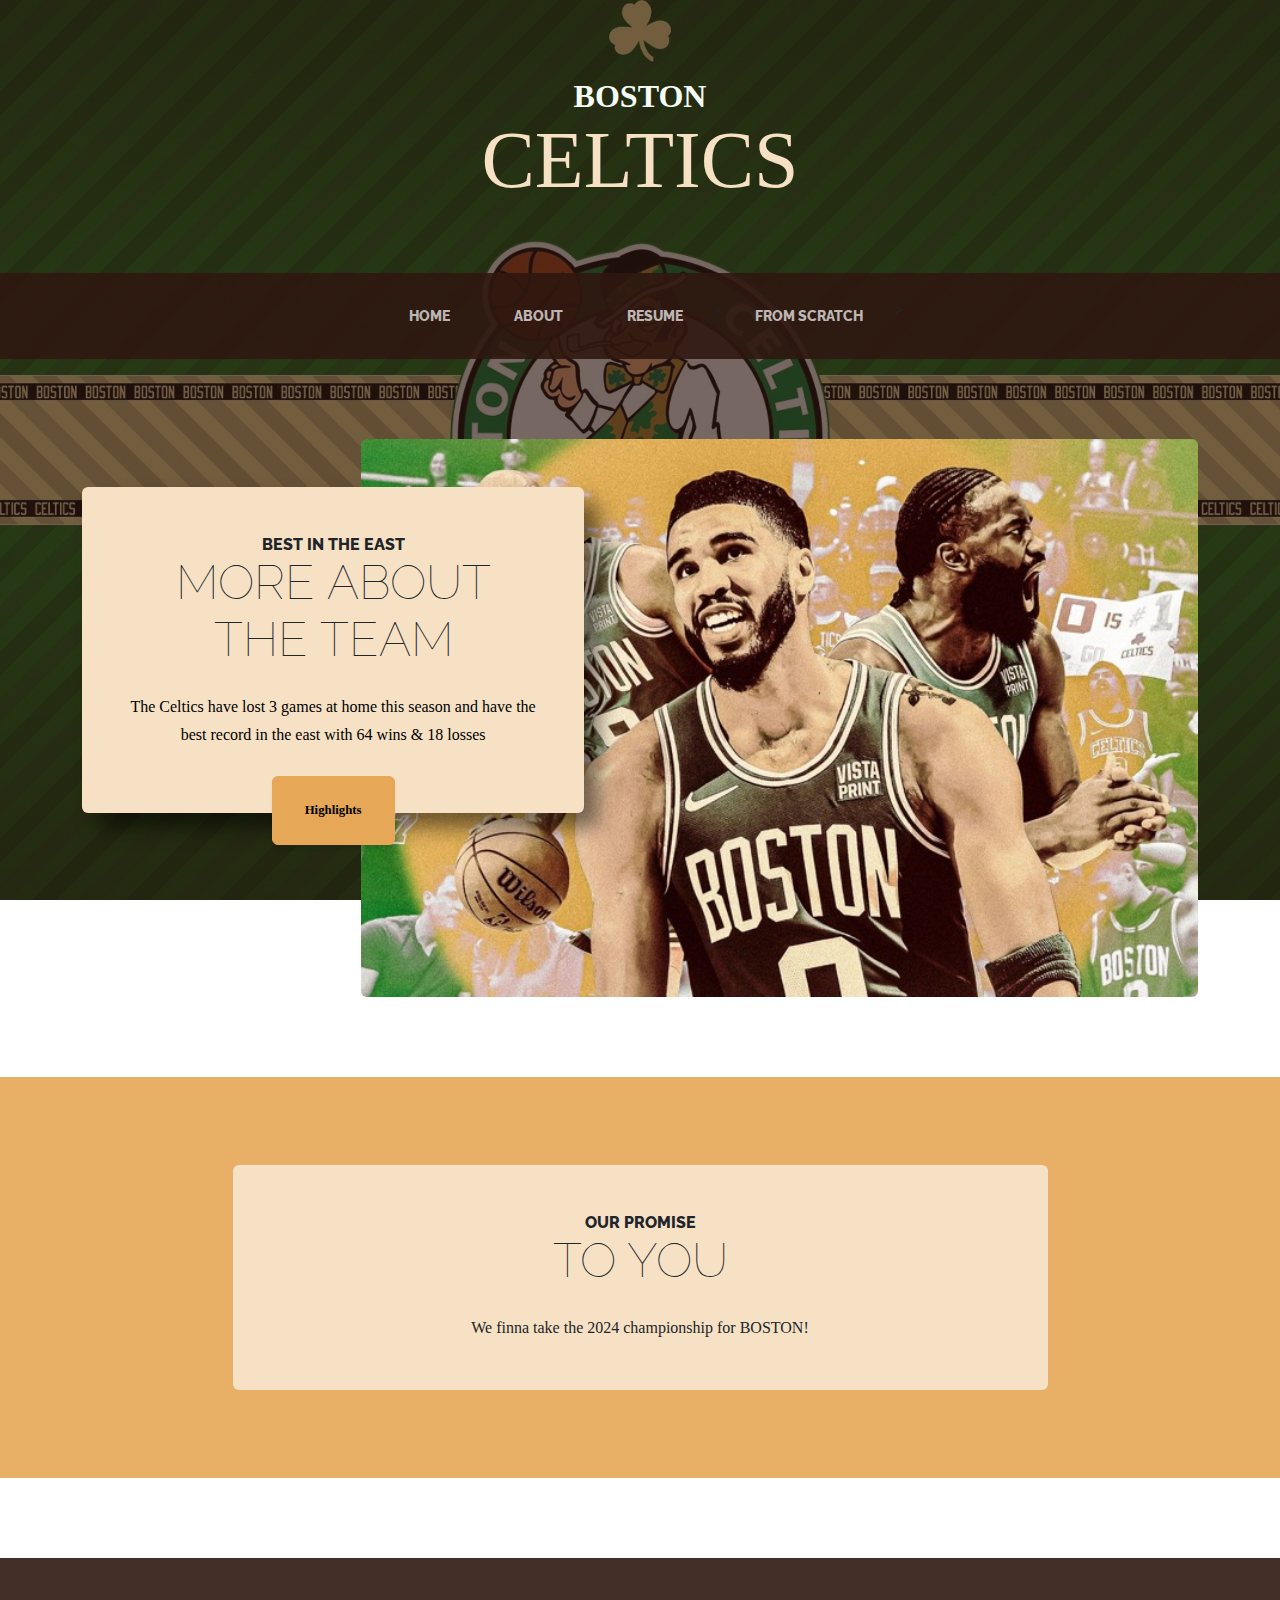
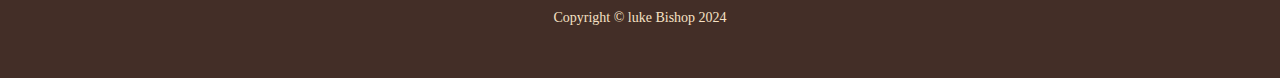
<file: index.html>
<!DOCTYPE html>
<html lang="en">
    <head>
        <meta charset="utf-8" />
        <meta name="viewport" content="width=device-width, initial-scale=1, shrink-to-fit=no" />
        <meta name="description" content="" />
        <meta name="author" content="" />
        <title> Luke Bishop website</title>
        <link rel="icon" type="image/x-icon" href="assets/favicon.ico" />
        <!-- Google fonts-->
        <link href="https://fonts.googleapis.com/css?family=Raleway:100,100i,200,200i,300,300i,400,400i,500,500i,600,600i,700,700i,800,800i,900,900i" rel="stylesheet" />
        <link href="https://fonts.googleapis.com/css?family=Lora:400,400i,700,700i" rel="stylesheet" />
        <!-- Core theme CSS (includes Bootstrap)-->
        <link href="css/styles.css" rel="stylesheet" />
        <link rel="stylesheet" href="css/mystyles.css">
    </head>
    <body>
        <header>
            <h1 class="site-heading text-center text-faded d-none d-lg-block">
                <span class="site-heading-upper text-primary mb-3">BOSTON</span>
                <span class="site-heading-lower">CELTICS</span>
            </h1>
        </header>
        <!-- Navigation-->
        <nav class="navbar navbar-expand-lg navbar-dark py-lg-4" id="mainNav">
            <div class="container">
                <a class="navbar-brand text-uppercase fw-bold d-lg-none" href="index.html">Start Bootstrap</a>
                <button class="navbar-toggler" type="button" data-bs-toggle="collapse" data-bs-target="#navbarSupportedContent" aria-controls="navbarSupportedContent" aria-expanded="false" aria-label="Toggle navigation"><span class="navbar-toggler-icon"></span></button>
                <div class="collapse navbar-collapse" id="navbarSupportedContent">
                    <ul class="navbar-nav mx-auto">
                        <li class="nav-item px-lg-4"><a class="nav-link text-uppercase" href="index.html">Home</a></li>
                        <li class="nav-item px-lg-4"><a class="nav-link text-uppercase" href="about.html">About</a></li>
                        <li class="nav-item px-lg-4"><a class="nav-link text-uppercase" href="products.html">Resume</a></li>
                        < <li class="nav-item px-lg-4"><a class="nav-link text-uppercase" href="Wellness Project/index.html.real.html">from scratch</a></li>>
                    </ul>
                </div>
            </div>
        </nav>
        <section class="page-section clearfix">
            <div class="container">
                <div class="intro">
                    <img class="intro-img img-fluid mb-3 mb-lg-0 rounded" src="assets/img/intro.jpg" alt="..." />
                    <div class="intro-text left-0 text-center bg-faded p-5 rounded">
                        <h2 class="section-heading mb-4">
                            <span class="section-heading-upper">BEST IN THE EAST</span>
                            <span class="section-heading-lower">more about the team</span>
                        </h2>
                        <p class="mb-3 notyellow">The Celtics have lost 3 games at home this season and have the best record in the east with 64 wins & 18 losses</p>
                        <div class="intro-button mx-auto"><a class="btn btn-primary btn-xl" href="#!">Highlights</a></div>
                    </div>
                </div>
            </div>
        </section>
        <section class="page-section cta">
            <div class="container">
                <div class="row">
                    <div class="col-xl-9 mx-auto">
                        <div class="cta-inner bg-faded text-center rounded">
                            <h2 class="section-heading mb-4">
                                <span class="section-heading-upper">Our Promise</span>
                                <span class="section-heading-lower">To You</span>
                            </h2>
                            <p class="mb-0">We finna take the 2024 championship for BOSTON!</p>
                        </div>
                    </div>
                </div>
            </div>
        </section>
        <footer class="footer text-faded text-center py-5">
            <div class="container"><p class="m-0 small">Copyright &copy; luke Bishop 2024</p></div>
        </footer>
        <!-- Bootstrap core JS-->
        <script src="https://cdn.jsdelivr.net/npm/bootstrap@5.2.3/dist/js/bootstrap.bundle.min.js"></script>
        <!-- Core theme JS-->
        <script src="js/scripts.js"></script>
    </body>
</html>
</file>
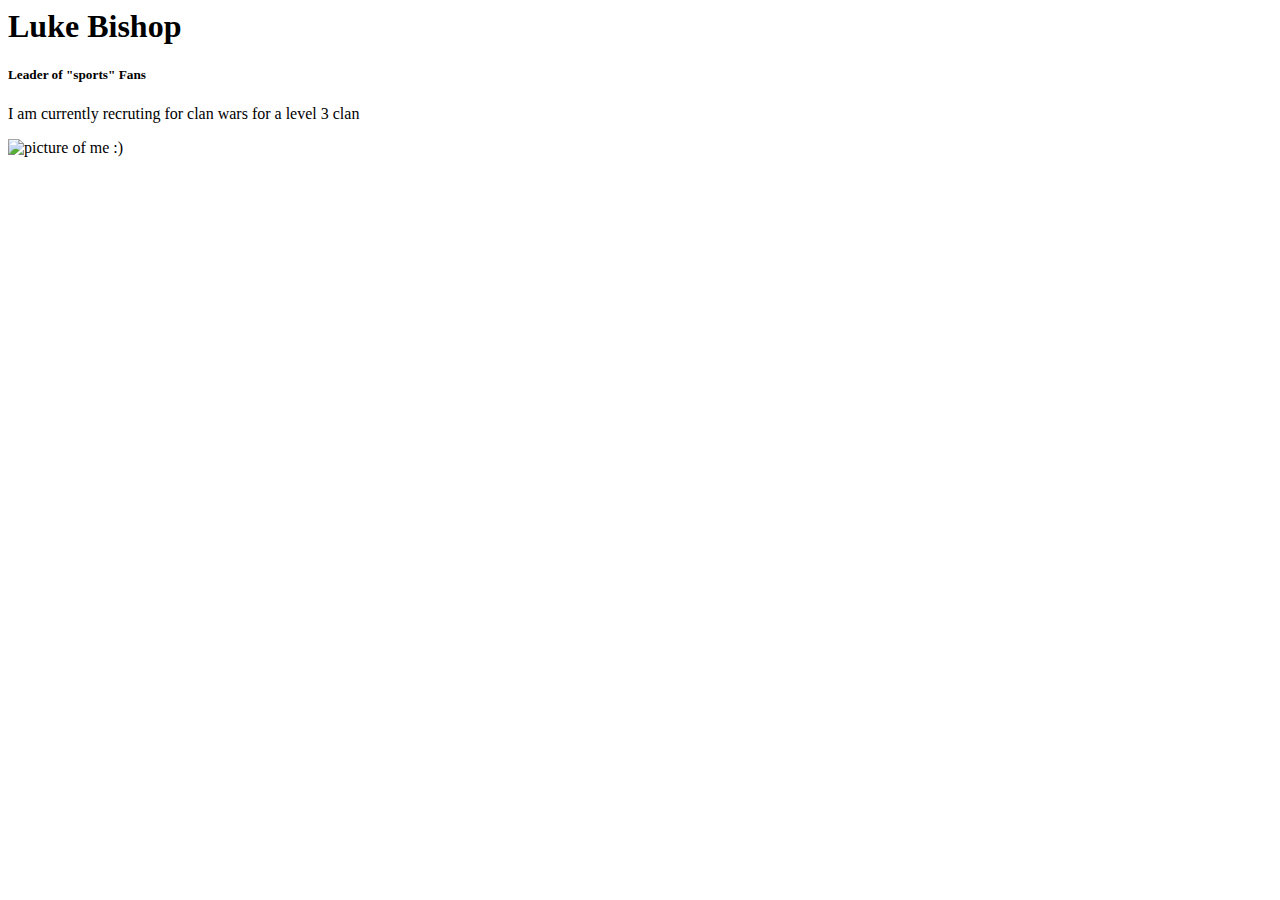
<file: Wellness Project/index.html>
<head>
    <title>My first web page</title>
 </head>
 <body>
    <!--ALT/OPT Z for word wrap-->
    <h1>Luke Bishop</h1>

    <h5>Leader of "sports" Fans</h5>
    <p>I am currently recruting for clan wars for a level 3 clan</p>
    <img scr="picture of Luke" alt="picture of me :)"
 </body>
</file>
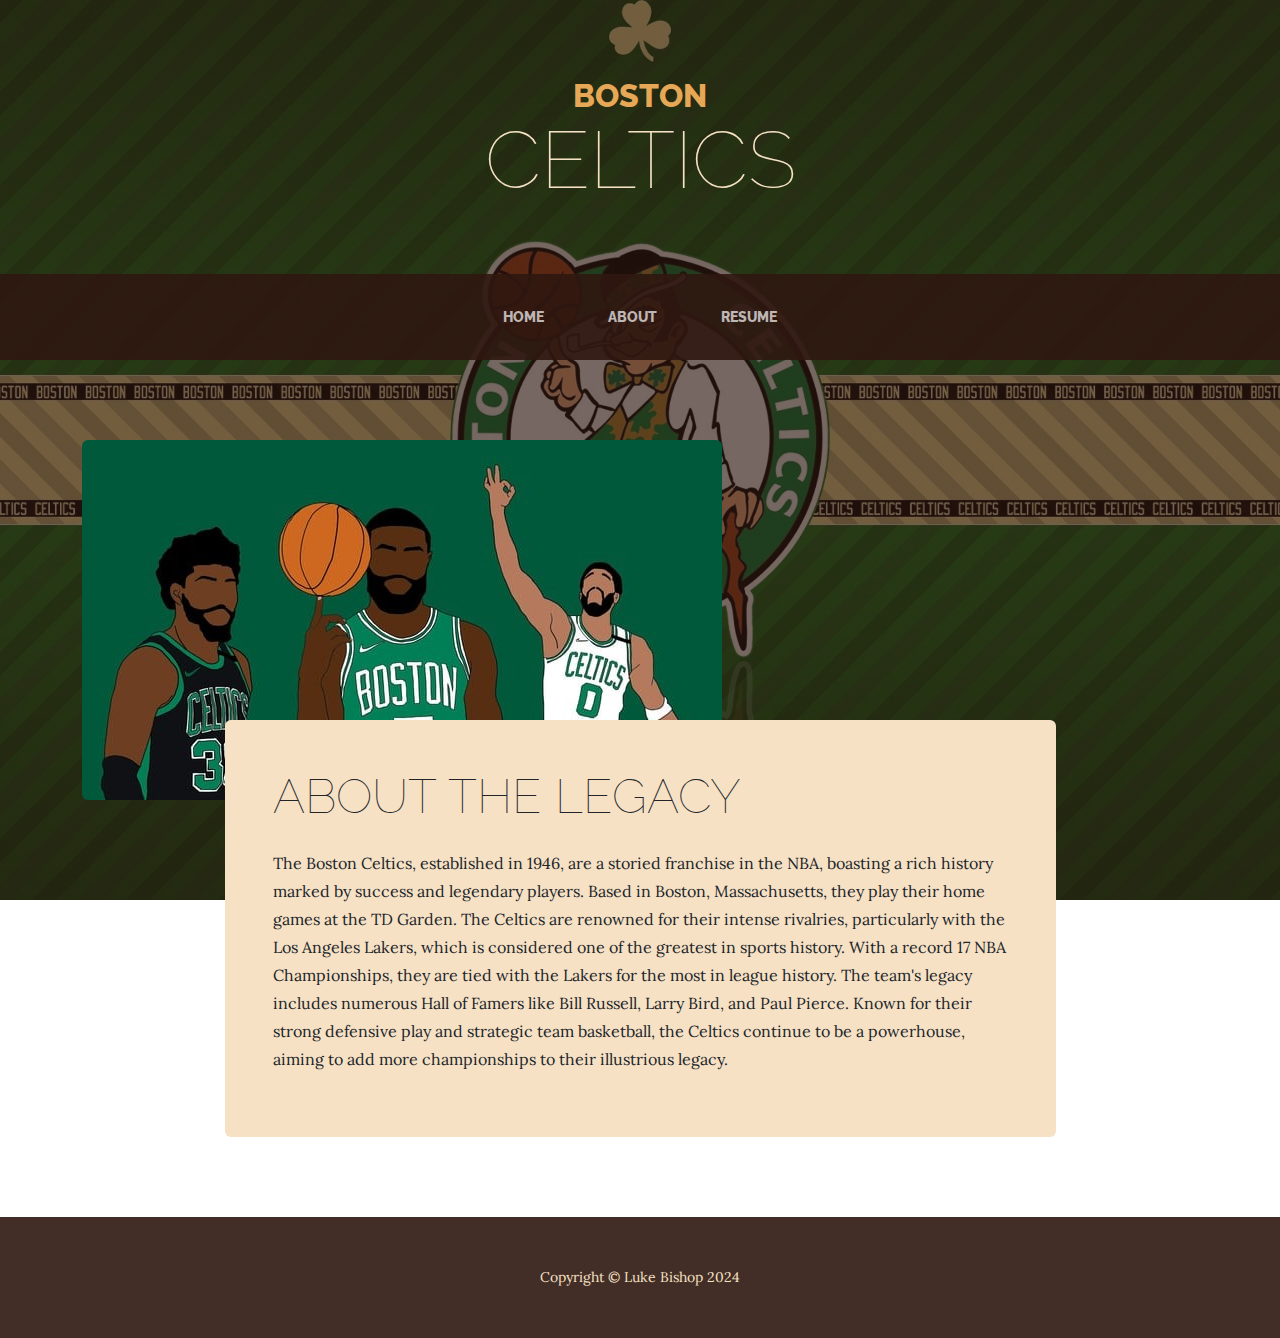
<file: about.html>
<!DOCTYPE html>
<html lang="en">
    <head>
        <meta charset="utf-8" />
        <meta name="viewport" content="width=device-width, initial-scale=1, shrink-to-fit=no" />
        <meta name="description" content="" />
        <meta name="author" content="" />
        <title>Business Casual - Start Bootstrap Theme</title>
        <link rel="icon" type="image/x-icon" href="assets/favicon.ico" />
        <!-- Google fonts-->
        <link href="https://fonts.googleapis.com/css?family=Raleway:100,100i,200,200i,300,300i,400,400i,500,500i,600,600i,700,700i,800,800i,900,900i" rel="stylesheet" />
        <link href="https://fonts.googleapis.com/css?family=Lora:400,400i,700,700i" rel="stylesheet" />
        <!-- Core theme CSS (includes Bootstrap)-->
        <link href="css/styles.css" rel="stylesheet" />
    </head>
    <body>
        <header>
            <h1 class="site-heading text-center text-faded d-none d-lg-block">
                <span class="site-heading-upper text-primary mb-3">BOSTON</span>
                <span class="site-heading-lower">CELTICS</span>
            </h1>
        </header>
        <!-- Navigation-->
        <nav class="navbar navbar-expand-lg navbar-dark py-lg-4" id="mainNav">
            <div class="container">
                <a class="navbar-brand text-uppercase fw-bold d-lg-none" href="index.html">Start Bootstrap</a>
                <button class="navbar-toggler" type="button" data-bs-toggle="collapse" data-bs-target="#navbarSupportedContent" aria-controls="navbarSupportedContent" aria-expanded="false" aria-label="Toggle navigation"><span class="navbar-toggler-icon"></span></button>
                <div class="collapse navbar-collapse" id="navbarSupportedContent">
                    <ul class="navbar-nav mx-auto">
                        <li class="nav-item px-lg-4"><a class="nav-link text-uppercase" href="index.html">Home</a></li>
                        <li class="nav-item px-lg-4"><a class="nav-link text-uppercase" href="about.html">About</a></li>
                        <li class="nav-item px-lg-4"><a class="nav-link text-uppercase" href="products.html">Resume</a></li>
                        <!-- <li class="nav-item px-lg-4"><a class="nav-link text-uppercase" href="store.html">Store</a></li> -->
                    </ul>
                </div>
            </div>
        </nav>
        <section class="page-section about-heading">
            <div class="container">
                <img class="img-fluid rounded about-heading-img mb-3 mb-lg-0" src="assets/img/about.jpg" alt="..." />
                <div class="about-heading-content">
                    <div class="row">
                        <div class="col-xl-9 col-lg-10 mx-auto">
                            <div class="bg-faded rounded p-5">
                                <h2 class="section-heading mb-4">
                            
                                    <span class="section-heading-lower">About the Legacy</span>
                                </h2>
                                <p> The Boston Celtics, established in 1946, are a storied franchise in the NBA, boasting a rich history marked by success and legendary players. Based in Boston, Massachusetts, they play their home games at the TD Garden. The Celtics are renowned for their intense rivalries, particularly with the Los Angeles Lakers, which is considered one of the greatest in sports history. With a record 17 NBA Championships, they are tied with the Lakers for the most in league history. The team's legacy includes numerous Hall of Famers like Bill Russell, Larry Bird, and Paul Pierce. Known for their strong defensive play and strategic team basketball, the Celtics continue to be a powerhouse, aiming to add more championships to their illustrious legacy.
        
                                    </p>
                                <p class="mb-0">
                                
                            </div>
                        </div>
                    </div>
                </div>
            </div>
        </section>
        <footer class="footer text-faded text-center py-5">
            <div class="container"><p class="m-0 small">Copyright &copy; Luke Bishop 2024</p></div>
        </footer>
        <!-- Bootstrap core JS-->
        <script src="https://cdn.jsdelivr.net/npm/bootstrap@5.2.3/dist/js/bootstrap.bundle.min.js"></script>
        <!-- Core theme JS-->
        <script src="js/scripts.js"></script>
    </body>
</html>
</file>
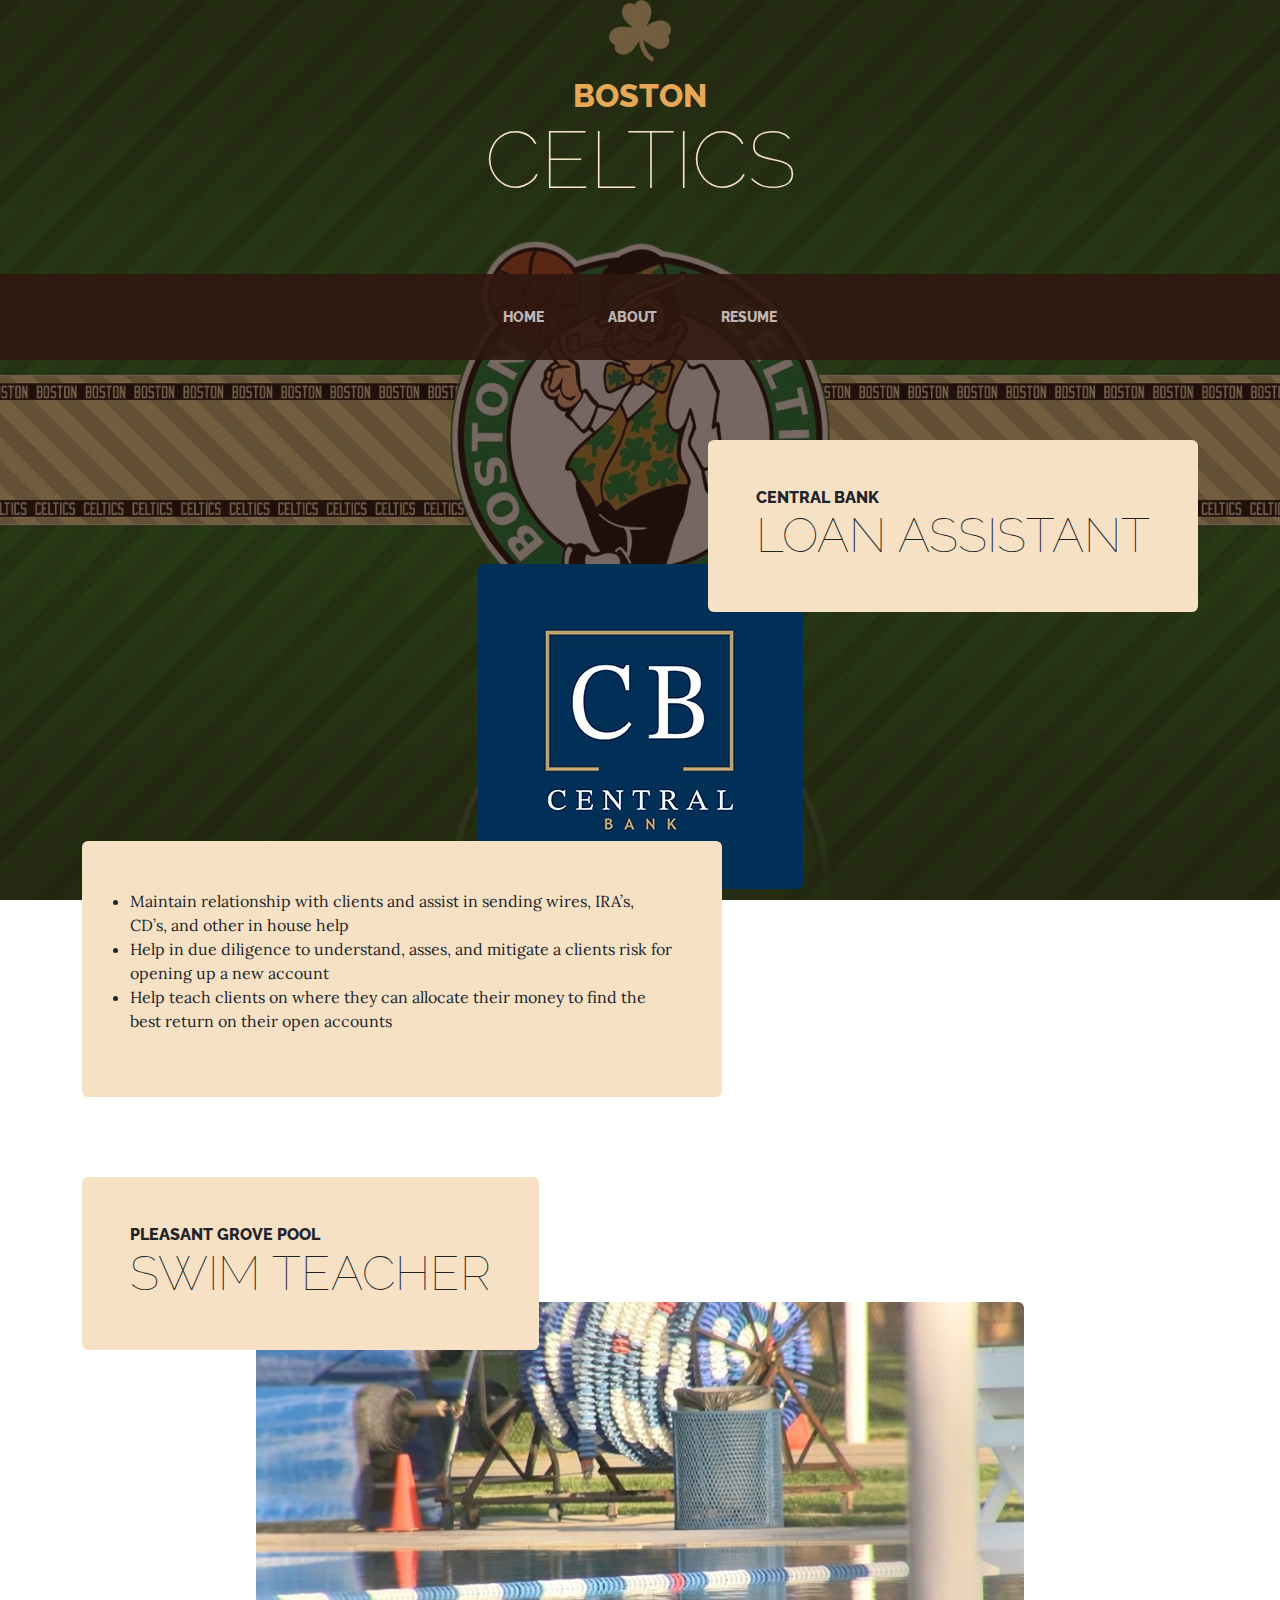
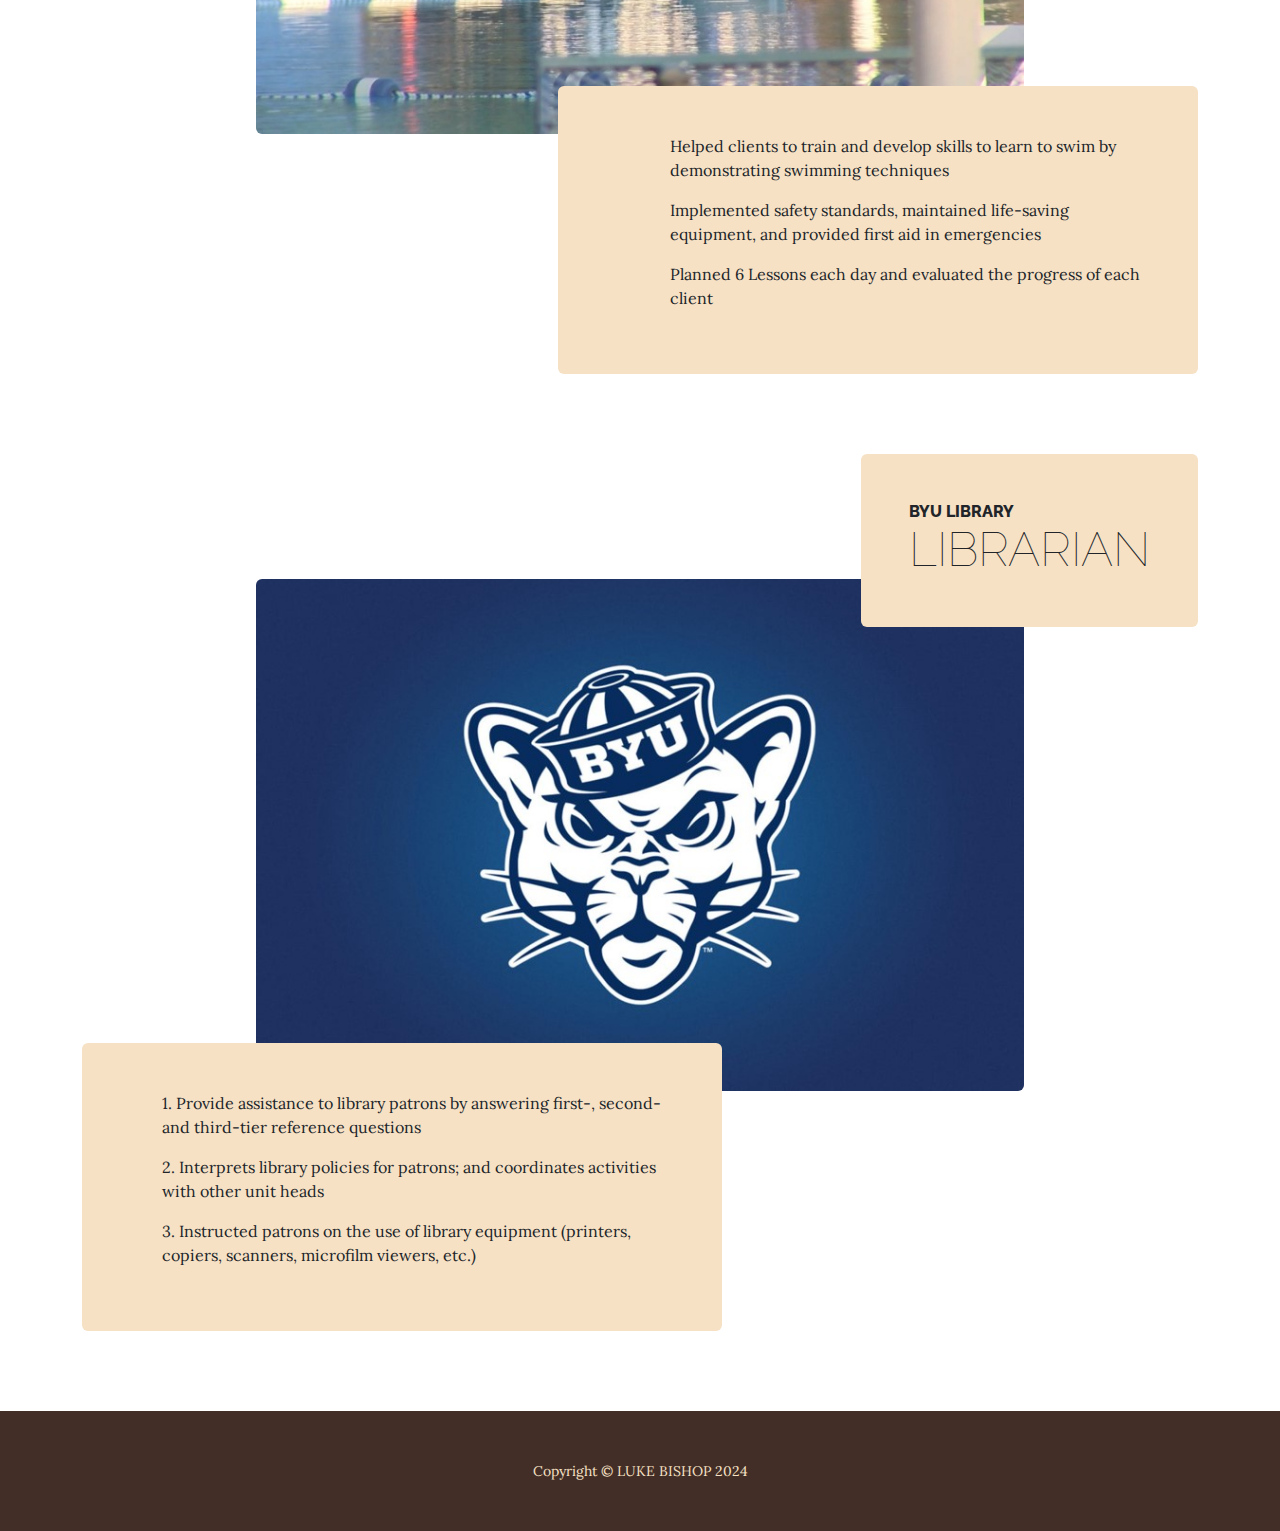
<file: products.html>
<!DOCTYPE html>
<html lang="en">
    <head>
        <meta charset="utf-8" />
        <meta name="viewport" content="width=device-width, initial-scale=1, shrink-to-fit=no" />
        <meta name="description" content="" />
        <meta name="author" content="" />
        <title>Business Casual - Start Bootstrap Theme</title>
        <link rel="icon" type="image/x-icon" href="assets/favicon.ico" />
        <!-- Google fonts-->
        <link href="https://fonts.googleapis.com/css?family=Raleway:100,100i,200,200i,300,300i,400,400i,500,500i,600,600i,700,700i,800,800i,900,900i" rel="stylesheet" />
        <link href="https://fonts.googleapis.com/css?family=Lora:400,400i,700,700i" rel="stylesheet" />
        <!-- Core theme CSS (includes Bootstrap)-->
        <link href="css/styles.css" rel="stylesheet" />
    </head>
    <body>
        <header>
            <h1 class="site-heading text-center text-faded d-none d-lg-block">
                <span class="site-heading-upper text-primary mb-3">BOSTON</span>
                <span class="site-heading-lower">CELTICS</span>
            </h1>
        </header>
        <!-- Navigation-->
        <nav class="navbar navbar-expand-lg navbar-dark py-lg-4" id="mainNav">
            <div class="container">
                <a class="navbar-brand text-uppercase fw-bold d-lg-none" href="index.html">Start Bootstrap</a>
                <button class="navbar-toggler" type="button" data-bs-toggle="collapse" data-bs-target="#navbarSupportedContent" aria-controls="navbarSupportedContent" aria-expanded="false" aria-label="Toggle navigation"><span class="navbar-toggler-icon"></span></button>
                <div class="collapse navbar-collapse" id="navbarSupportedContent">
                    <ul class="navbar-nav mx-auto">
                        <li class="nav-item px-lg-4"><a class="nav-link text-uppercase" href="index.html">Home</a></li>
                        <li class="nav-item px-lg-4"><a class="nav-link text-uppercase" href="about.html">About</a></li>
                        <li class="nav-item px-lg-4"><a class="nav-link text-uppercase" href="products.html">Resume</a></li>
                    </ul>
                </div>
            </div>
        </nav>
        <section class="page-section">
            <div class="container">
                <div class="product-item">
                    <div class="product-item-title d-flex">
                        <div class="bg-faded p-5 d-flex ms-auto rounded">
                            <h2 class="section-heading mb-0">
                                <span class="section-heading-upper">CENTRAL BANK</span>
                                <span class="section-heading-lower">LOAN ASSISTANT</span>
                            </h2>
                        </div>
                    </div>
                    <img class="product-item-img mx-auto d-flex rounded img-fluid mb-3 mb-lg-0" src="assets/img/products-01.jpg" alt="..." />
                    <div class="product-item-description d-flex me-auto">
                        <div class="bg-faded p-5 rounded"><p class="mb-0">
                            <li>Maintain relationship with clients and assist in sending wires, IRA’s, CD’s, and other in house help</li>
                            <li>Help in due diligence to understand, asses, and mitigate a clients risk for opening up a new account</li>
                            <li>Help teach clients on where they can allocate their money to find the best return on their open accounts</li>
                        </p></div>
                    </div>
                </div>
            </div>
        </section>
        <section class="page-section">
            <div class="container">
                <div class="product-item">
                    <div class="product-item-title d-flex">
                        <div class="bg-faded p-5 d-flex me-auto rounded">
                            <h2 class="section-heading mb-0">
                                <span class="section-heading-upper">PLEASANT GROVE POOL</span>
                                <span class="section-heading-lower">SWIM TEACHER</span>
                            </h2>
                        </div>
                    </div>
                    <img class="product-item-img mx-auto d-flex rounded img-fluid mb-3 mb-lg-0" src="assets/img/products-02.jpg" alt="..." />
                    <div class="product-item-description d-flex ms-auto">
                        <div class="bg-faded p-5 rounded"><p class="mb-0">
                            <ol><ul>Helped clients to train and develop skills to learn to swim by demonstrating swimming techniques</ul></ol>
                            <ol><ul>Implemented safety standards, maintained life-saving equipment, and provided first aid in emergencies</ul></ol>
                            <ol><ul>Planned 6 Lessons each day and evaluated the progress of each client</ul></ol>
                        </p></div>
                    </div>
                </div>
            </div>
        </section>
        <section class="page-section">
            <div class="container">
                <div class="product-item">
                    <div class="product-item-title d-flex">
                        <div class="bg-faded p-5 d-flex ms-auto rounded">
                            <h2 class="section-heading mb-0">
                                <span class="section-heading-upper">BYU LIBRARY</span>
                                <span class="section-heading-lower">LIBRARIAN</span>
                            </h2>
                        </div>
                    </div>
                    <img class="product-item-img mx-auto d-flex rounded img-fluid mb-3 mb-lg-0" src="assets/img/products-03.jpg" alt="..." />
                    <div class="product-item-description d-flex me-auto">
                        <div class="bg-faded p-5 rounded"><p class="mb-0">
                            <ol>1. Provide assistance to library patrons by answering first-, second- and third-tier reference questions</ol>
                            <ol>2. Interprets library policies for patrons; and coordinates activities with other unit heads</ol>
                            <ol>3. Instructed patrons on the use of library equipment (printers, copiers, scanners, microfilm viewers, etc.)</ol>
                        </p></div>
                    </div>
                </div>
            </div>
        </section>
        <footer class="footer text-faded text-center py-5">
            <div class="container"><p class="m-0 small">Copyright &copy; LUKE BISHOP 2024</p></div>
        </footer>
        <!-- Bootstrap core JS-->
        <script src="https://cdn.jsdelivr.net/npm/bootstrap@5.2.3/dist/js/bootstrap.bundle.min.js"></script>
        <!-- Core theme JS-->
        <script src="js/scripts.js"></script>
    </body>
</html>
</file>
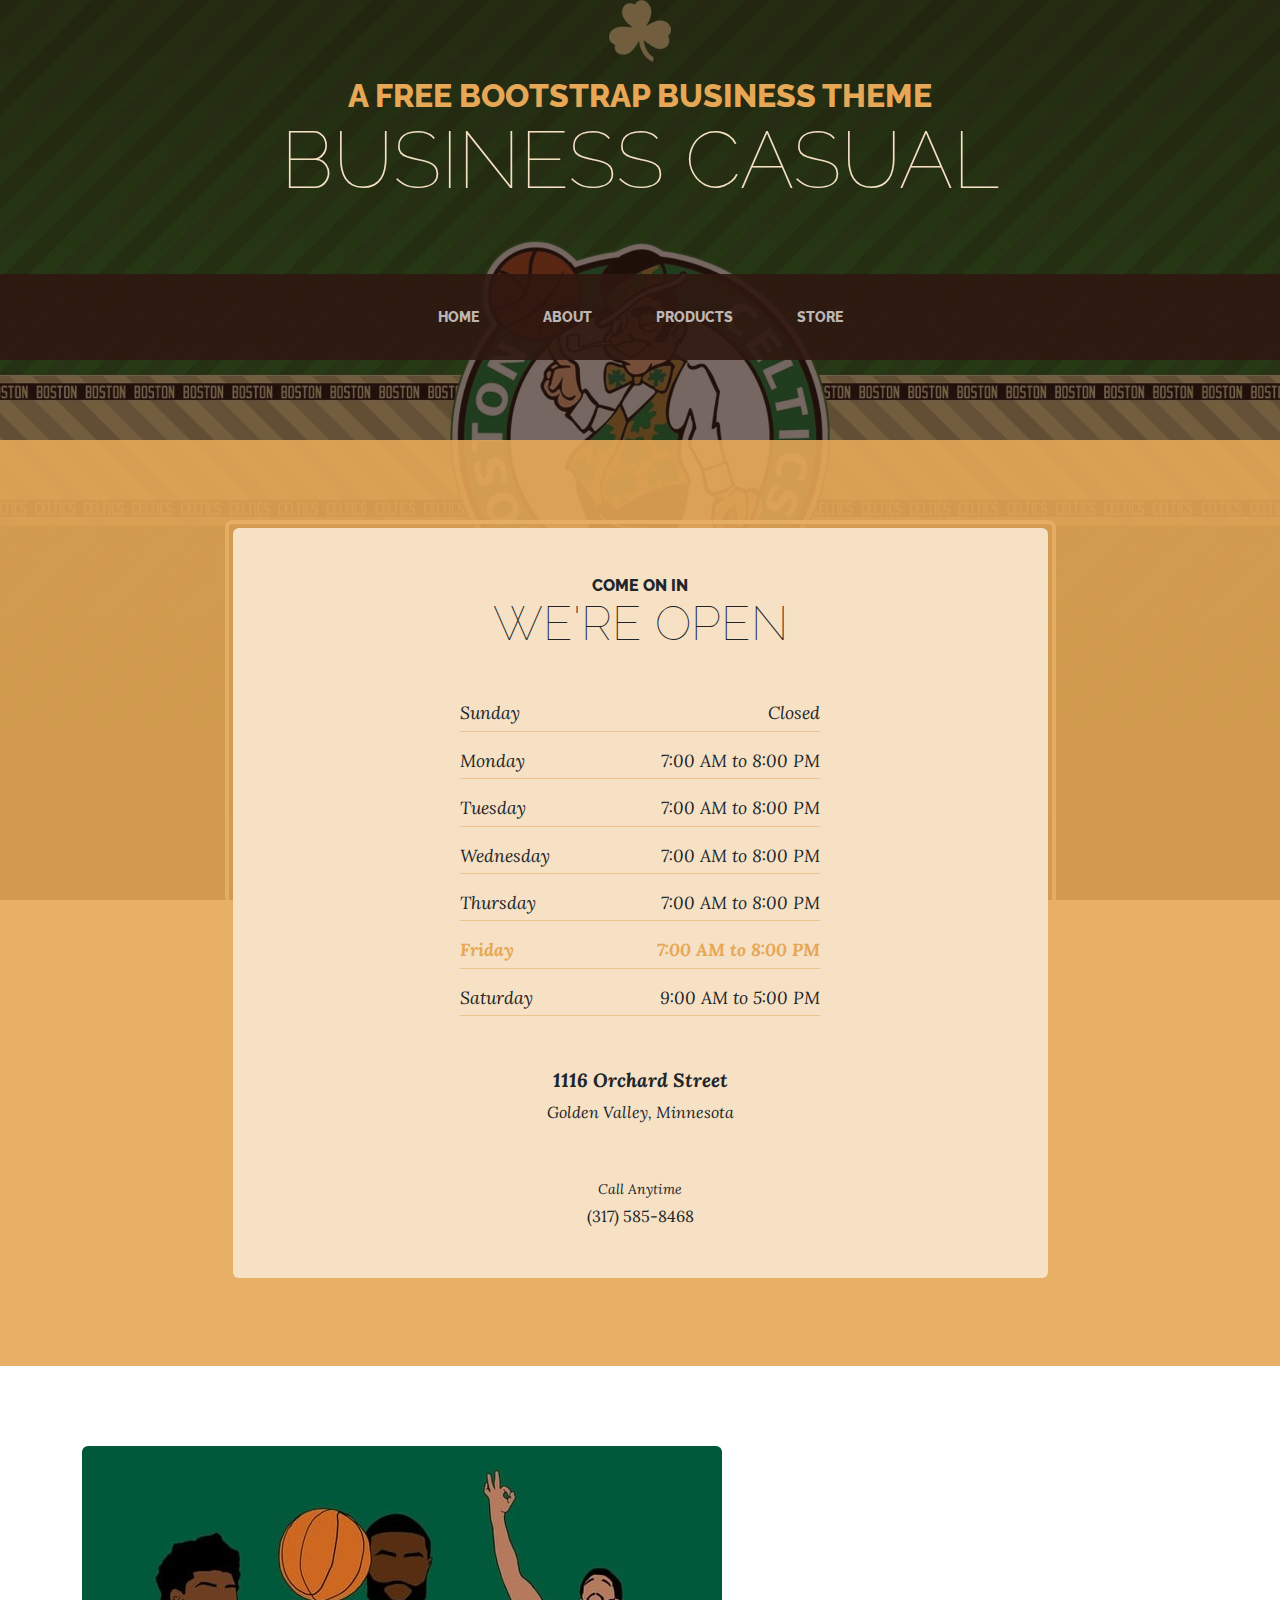
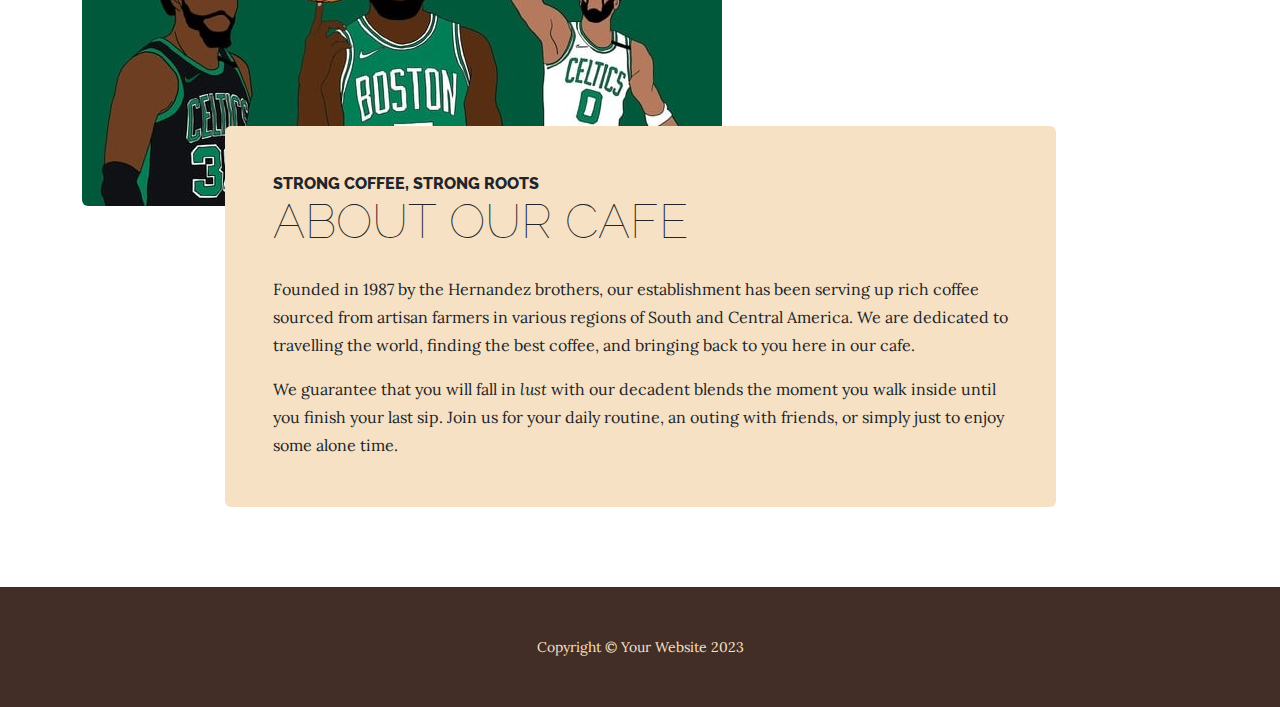
<file: store.html>
<!DOCTYPE html>
<html lang="en">
    <head>
        <meta charset="utf-8" />
        <meta name="viewport" content="width=device-width, initial-scale=1, shrink-to-fit=no" />
        <meta name="description" content="" />
        <meta name="author" content="" />
        <title>Business Casual - Start Bootstrap Theme</title>
        <link rel="icon" type="image/x-icon" href="assets/favicon.ico" />
        <!-- Google fonts-->
        <link href="https://fonts.googleapis.com/css?family=Raleway:100,100i,200,200i,300,300i,400,400i,500,500i,600,600i,700,700i,800,800i,900,900i" rel="stylesheet" />
        <link href="https://fonts.googleapis.com/css?family=Lora:400,400i,700,700i" rel="stylesheet" />
        <!-- Core theme CSS (includes Bootstrap)-->
        <link href="css/styles.css" rel="stylesheet" />
    </head>
    <body>
        <header>
            <h1 class="site-heading text-center text-faded d-none d-lg-block">
                <span class="site-heading-upper text-primary mb-3">A Free Bootstrap Business Theme</span>
                <span class="site-heading-lower">Business Casual</span>
            </h1>
        </header>
        <!-- Navigation-->
        <nav class="navbar navbar-expand-lg navbar-dark py-lg-4" id="mainNav">
            <div class="container">
                <a class="navbar-brand text-uppercase fw-bold d-lg-none" href="index.html">Start Bootstrap</a>
                <button class="navbar-toggler" type="button" data-bs-toggle="collapse" data-bs-target="#navbarSupportedContent" aria-controls="navbarSupportedContent" aria-expanded="false" aria-label="Toggle navigation"><span class="navbar-toggler-icon"></span></button>
                <div class="collapse navbar-collapse" id="navbarSupportedContent">
                    <ul class="navbar-nav mx-auto">
                        <li class="nav-item px-lg-4"><a class="nav-link text-uppercase" href="index.html">Home</a></li>
                        <li class="nav-item px-lg-4"><a class="nav-link text-uppercase" href="about.html">About</a></li>
                        <li class="nav-item px-lg-4"><a class="nav-link text-uppercase" href="products.html">Products</a></li>
                        <li class="nav-item px-lg-4"><a class="nav-link text-uppercase" href="store.html">Store</a></li>
                    </ul>
                </div>
            </div>
        </nav>
        <section class="page-section cta">
            <div class="container">
                <div class="row">
                    <div class="col-xl-9 mx-auto">
                        <div class="cta-inner bg-faded text-center rounded">
                            <h2 class="section-heading mb-5">
                                <span class="section-heading-upper">Come On In</span>
                                <span class="section-heading-lower">We're Open</span>
                            </h2>
                            <ul class="list-unstyled list-hours mb-5 text-left mx-auto">
                                <li class="list-unstyled-item list-hours-item d-flex">
                                    Sunday
                                    <span class="ms-auto">Closed</span>
                                </li>
                                <li class="list-unstyled-item list-hours-item d-flex">
                                    Monday
                                    <span class="ms-auto">7:00 AM to 8:00 PM</span>
                                </li>
                                <li class="list-unstyled-item list-hours-item d-flex">
                                    Tuesday
                                    <span class="ms-auto">7:00 AM to 8:00 PM</span>
                                </li>
                                <li class="list-unstyled-item list-hours-item d-flex">
                                    Wednesday
                                    <span class="ms-auto">7:00 AM to 8:00 PM</span>
                                </li>
                                <li class="list-unstyled-item list-hours-item d-flex">
                                    Thursday
                                    <span class="ms-auto">7:00 AM to 8:00 PM</span>
                                </li>
                                <li class="list-unstyled-item list-hours-item d-flex">
                                    Friday
                                    <span class="ms-auto">7:00 AM to 8:00 PM</span>
                                </li>
                                <li class="list-unstyled-item list-hours-item d-flex">
                                    Saturday
                                    <span class="ms-auto">9:00 AM to 5:00 PM</span>
                                </li>
                            </ul>
                            <p class="address mb-5">
                                <em>
                                    <strong>1116 Orchard Street</strong>
                                    <br />
                                    Golden Valley, Minnesota
                                </em>
                            </p>
                            <p class="mb-0">
                                <small><em>Call Anytime</em></small>
                                <br />
                                (317) 585-8468
                            </p>
                        </div>
                    </div>
                </div>
            </div>
        </section>
        <section class="page-section about-heading">
            <div class="container">
                <img class="img-fluid rounded about-heading-img mb-3 mb-lg-0" src="assets/img/about.jpg" alt="..." />
                <div class="about-heading-content">
                    <div class="row">
                        <div class="col-xl-9 col-lg-10 mx-auto">
                            <div class="bg-faded rounded p-5">
                                <h2 class="section-heading mb-4">
                                    <span class="section-heading-upper">Strong Coffee, Strong Roots</span>
                                    <span class="section-heading-lower">About Our Cafe</span>
                                </h2>
                                <p>Founded in 1987 by the Hernandez brothers, our establishment has been serving up rich coffee sourced from artisan farmers in various regions of South and Central America. We are dedicated to travelling the world, finding the best coffee, and bringing back to you here in our cafe.</p>
                                <p class="mb-0">
                                    We guarantee that you will fall in
                                    <em>lust</em>
                                    with our decadent blends the moment you walk inside until you finish your last sip. Join us for your daily routine, an outing with friends, or simply just to enjoy some alone time.
                                </p>
                            </div>
                        </div>
                    </div>
                </div>
            </div>
        </section>
        <footer class="footer text-faded text-center py-5">
            <div class="container"><p class="m-0 small">Copyright &copy; Your Website 2023</p></div>
        </footer>
        <!-- Bootstrap core JS-->
        <script src="https://cdn.jsdelivr.net/npm/bootstrap@5.2.3/dist/js/bootstrap.bundle.min.js"></script>
        <!-- Core theme JS-->
        <script src="js/scripts.js"></script>
    </body>
</html>
</file>
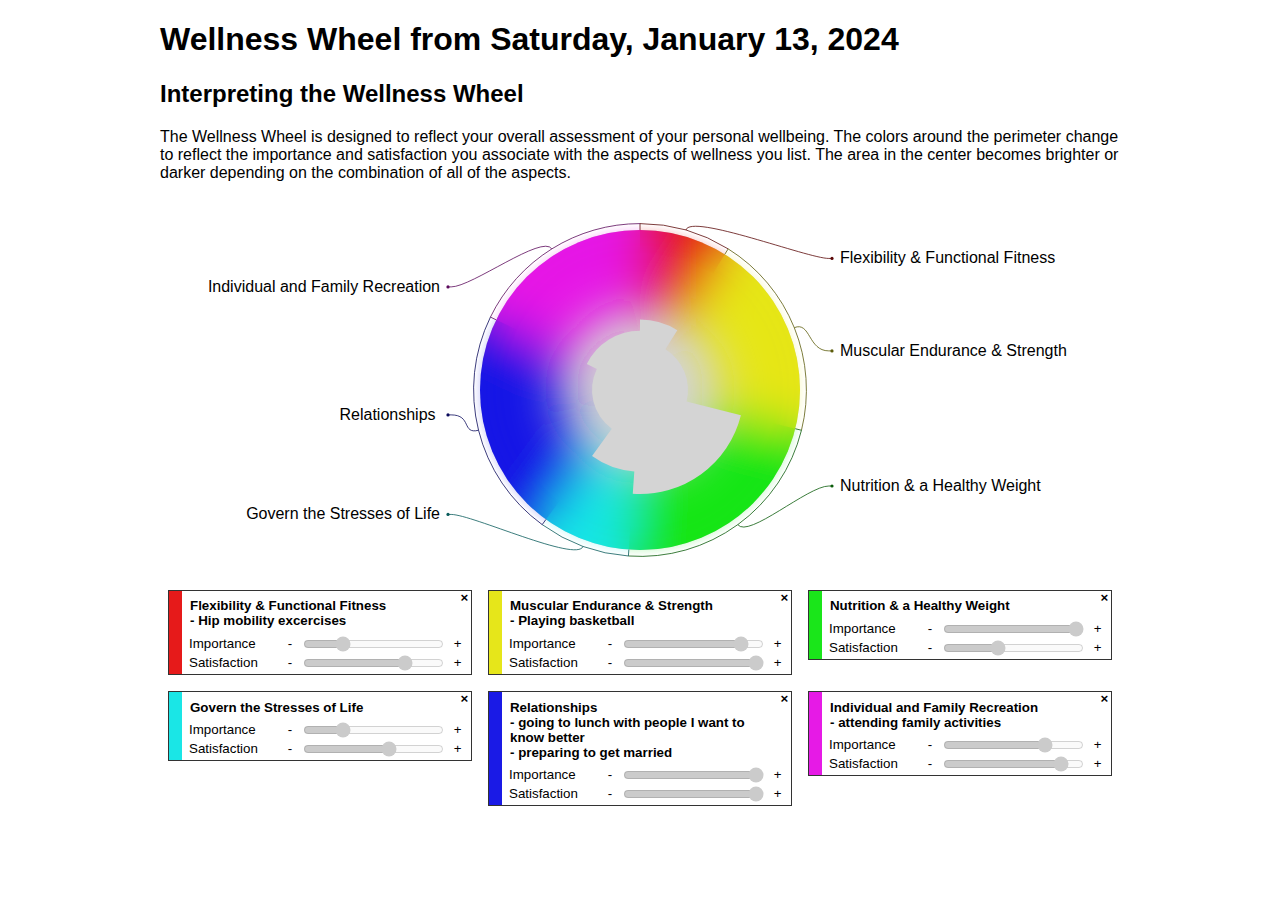
<file: Wellness Project/wellnesswheel-2024-01-13.html>
<!DOCTYPE html><html lang="en"><head><meta charset="utf-8"/><title>Wellness Wheel from Saturday, January 13, 2024</title></head><body style="font-family: sans-serif"><div style="margin: 0 auto; max-width: 100%; width: 60em;"><h1>Wellness Wheel from Saturday, January 13, 2024</h1>
      <h2><strong>Interpreting the Wellness Wheel</strong></h2>
      <p>The Wellness Wheel is designed to reflect your overall assessment of your personal wellbeing. The colors around the perimeter change to reflect the importance and satisfaction you associate with the aspects of wellness you list. The area in the center becomes brighter or darker depending on the combination of all of the aspects.</p>
    </div><div id="wellness-wheel"><div style="left: 0px; height: 0px; right: 0px; overflow: visible; padding: 0px; position: absolute; z-index: 1; box-shadow: none;"><div style="margin: 0px auto; max-width: 100%; width: 60em; box-shadow: none;"><div style="background-color: rgb(255, 255, 255); border-radius: 0px 0px 4px 4px; margin: 0px auto; max-width: 100%; width: 100%; overflow: hidden; position: relative; box-shadow: none;"><svg xmlns="http://www.w3.org/2000/svg" version="1.1" viewBox="-300 -120 600 240" width="600" height="240" style="display: block; position: absolute; width: 100%; height: 100%;"><defs><clipPath id="isWellnessWheelColorClip"><circle cx="0" cy="0" r="100"></circle></clipPath><filter id="isWellnessWheelColorBlur"><feGaussianBlur stdDeviation="15"></feGaussianBlur></filter><radialGradient id="isWellnessWheelColorSwatchArcGradient" gradientUnits="userSpaceOnUse" cx="0" cy="0" r="104"><stop offset="0%" stop-color="#000"></stop><stop offset="82%" stop-color="#000"></stop><stop offset="96%" stop-color="#222"></stop><stop offset="100%" stop-color="#000"></stop></radialGradient><mask id="isWellnessWheelColorSwatchArcMask"><circle cx="0" cy="0" r="104" fill="url(#isWellnessWheelColorSwatchArcGradient)" stroke="none"></circle></mask></defs><circle cx="0" cy="0" r="100" fill="hsl(0,0%,83%)" stroke="none"></circle><g filter="url(#isWellnessWheelColorBlur)" clip-path="url(#isWellnessWheelColorClip)"><path fill="hsl(0,80%,50%)" d="M0.0000000,-200.0000000 A200.0000000,200.0000000 0 0,1 105.9838528,-169.6096192 L26.4959632,-42.4024048 A50.0000000,50.0000000 0 0,0 0.0000000,-50.0000000 Z"></path><path fill="hsl(60,80%,50%)" d="M105.9838528,-169.6096192 A200.0000000,200.0000000 0 0,1 194.0591453,48.3843791 L48.5147863,12.0960948 A50.0000000,50.0000000 0 0,0 26.4959632,-42.4024048 Z"></path><path fill="hsl(120,80%,50%)" d="M194.0591453,48.3843791 A200.0000000,200.0000000 0 0,1 -13.9512947,199.5128101 L-3.4878237,49.8782025 A50.0000000,50.0000000 0 0,0 48.5147863,12.0960948 Z"></path><path fill="hsl(180,80%,50%)" d="M-13.9512947,199.5128101 A200.0000000,200.0000000 0 0,1 -117.5570505,161.8033989 L-29.3892626,40.4508497 A50.0000000,50.0000000 0 0,0 -3.4878237,49.8782025 Z"></path><path fill="hsl(240,80%,50%)" d="M-117.5570505,161.8033989 A200.0000000,200.0000000 0 0,1 -179.7588093,-87.6742294 L-44.9397023,-21.9185573 A50.0000000,50.0000000 0 0,0 -29.3892626,40.4508497 Z"></path><path fill="hsl(300,80%,50%)" d="M-179.7588093,-87.6742294 A200.0000000,200.0000000 0 0,1 -0.0000000,-200.0000000 L-0.0000000,-50.0000000 A50.0000000,50.0000000 0 0,0 -44.9397023,-21.9185573 Z"></path></g><path fill="hsl(0,0%,83%)" stroke="none" d="M0.0000000,-44.0000000 A44.0000000,44.0000000 0 0,1 23.3164476,-37.3141162 L15.8975779,-25.4414429 A30.0000000,30.0000000 0 0,1 29.1088718,7.2576569 L63.0692222,15.7249232 A65.0000000,65.0000000 0 0,1 -4.5341708,64.8416633 L-3.5575802,50.8757666 A51.0000000,51.0000000 0 0,1 -29.9770479,41.2598667 L-17.6335576,24.2705098 A30.0000000,30.0000000 0 0,1 -26.9638214,-13.1511344 L-33.2553797,-16.2197324 A37.0000000,37.0000000 0 0,1 -0.0000000,-37.0000000 Z"></path><g><g><path fill="none" stroke="hsl(0,80%,20%)" stroke-width="0.5" d="M28.6662850,-99.9712164 C31.6982959,-110.5450950 105,-82.2222222 118,-82.2222222 L120,-82.2222222"></path><path d="M0.0000000,-104.0000000 A104,104 0 0,1 55.1116035,-88.1970020 L45.0431375,-72.0840882 A85,85 0 0,0 0.0000000,-85.0000000 Z" fill="hsl(0,80%,50%)" mask="url(#isWellnessWheelColorSwatchArcMask)" stroke="none"></path><path d="M0.0000000,-100.0000000 L0.0000000,-104.0000000 A104,104 0 0,1 55.1116035,-88.1970020" fill="none" stroke="hsl(0,80%,20%)" stroke-width="0.5"></path><circle cx="120.0000000" cy="-82.2222222" r="1" fill="hsl(0,80%,20%)" stroke="none"></circle><text x="125" y="-79.2222222" text-anchor="start" font-size="10px">Flexibility &amp; Functional Fitness</text></g><g><path fill="none" stroke="hsl(60,80%,20%)" stroke-width="0.5" d="M96.4271209,-38.9590857 C106.6261433,-43.0797582 105,-24.4444444 118,-24.4444444 L120,-24.4444444"></path><path d="M55.1116035,-88.1970020 A104,104 0 0,1 100.9107555,25.1598771 L82.4751367,20.5633611 A85,85 0 0,0 45.0431375,-72.0840882 Z" fill="hsl(60,80%,50%)" mask="url(#isWellnessWheelColorSwatchArcMask)" stroke="none"></path><path d="M52.9919264,-84.8048096 L55.1116035,-88.1970020 A104,104 0 0,1 100.9107555,25.1598771" fill="none" stroke="hsl(60,80%,20%)" stroke-width="0.5"></path><circle cx="120.0000000" cy="-24.4444444" r="1" fill="hsl(60,80%,20%)" stroke="none"></circle><text x="125" y="-21.4444444" text-anchor="start" font-size="10px">Muscular Endurance &amp; Strength</text></g><g><path fill="none" stroke="hsl(120,80%,20%)" stroke-width="0.5" d="M61.1296662,84.1377674 C67.5953040,93.0369544 105,60.0000000 118,60.0000000 L120,60.0000000"></path><path d="M100.9107555,25.1598771 A104,104 0 0,1 -7.2546733,103.7466612 L-5.9293003,84.7929443 A85,85 0 0,0 82.4751367,20.5633611 Z" fill="hsl(120,80%,50%)" mask="url(#isWellnessWheelColorSwatchArcMask)" stroke="none"></path><path d="M97.0295726,24.1921896 L100.9107555,25.1598771 A104,104 0 0,1 -7.2546733,103.7466612" fill="none" stroke="hsl(120,80%,20%)" stroke-width="0.5"></path><circle cx="120.0000000" cy="60.0000000" r="1" fill="hsl(120,80%,20%)" stroke="none"></circle><text x="125" y="63.0000000" text-anchor="start" font-size="10px">Nutrition &amp; a Healthy Weight</text></g><g><path fill="none" stroke="hsl(180,80%,20%)" stroke-width="0.5" d="M-35.5700949,97.7280326 C-39.3323165,108.0646514 -105,77.7777778 -118,77.7777778 L-120,77.7777778"></path><path d="M-7.2546733,103.7466612 A104,104 0 0,1 -61.1296662,84.1377674 L-49.9617464,68.7664445 A85,85 0 0,0 -5.9293003,84.7929443 Z" fill="hsl(180,80%,50%)" mask="url(#isWellnessWheelColorSwatchArcMask)" stroke="none"></path><path d="M-6.9756474,99.7564050 L-7.2546733,103.7466612 A104,104 0 0,1 -61.1296662,84.1377674" fill="none" stroke="hsl(180,80%,20%)" stroke-width="0.5"></path><circle cx="-120.0000000" cy="77.7777778" r="1" fill="hsl(180,80%,20%)" stroke="none"></circle><text x="-125" y="80.7777778" text-anchor="end" font-size="10px">Govern the Stresses of Life</text></g><g><path fill="none" stroke="hsl(240,80%,20%)" stroke-width="0.5" d="M-100.9107555,25.1598771 C-111.5840085,27.8210180 -105,15.5555556 -118,15.5555556 L-120,15.5555556"></path><path d="M-61.1296662,84.1377674 A104,104 0 0,1 -93.4745808,-45.5905993 L-76.3974939,-37.2615475 A85,85 0 0,0 -49.9617464,68.7664445 Z" fill="hsl(240,80%,50%)" mask="url(#isWellnessWheelColorSwatchArcMask)" stroke="none"></path><path d="M-58.7785252,80.9016994 L-61.1296662,84.1377674 A104,104 0 0,1 -93.4745808,-45.5905993" fill="none" stroke="hsl(240,80%,20%)" stroke-width="0.5"></path><circle cx="-120.0000000" cy="15.5555556" r="1" fill="hsl(240,80%,20%)" stroke="none"></circle><text x="-125" y="18.5555556" text-anchor="end" font-size="10px">Relationships&nbsp;</text></g><g><path fill="none" stroke="hsl(300,80%,20%)" stroke-width="0.5" d="M-55.1116035,-88.1970020 C-60.9407154,-97.5255311 -105,-64.4444444 -118,-64.4444444 L-120,-64.4444444"></path><path d="M-93.4745808,-45.5905993 A104,104 0 0,1 -0.0000000,-104.0000000 L-0.0000000,-85.0000000 A85,85 0 0,0 -76.3974939,-37.2615475 Z" fill="hsl(300,80%,50%)" mask="url(#isWellnessWheelColorSwatchArcMask)" stroke="none"></path><path d="M-89.8794046,-43.8371147 L-93.4745808,-45.5905993 A104,104 0 0,1 -0.0000000,-104.0000000" fill="none" stroke="hsl(300,80%,20%)" stroke-width="0.5"></path><circle cx="-120.0000000" cy="-64.4444444" r="1" fill="hsl(300,80%,20%)" stroke="none"></circle><text x="-125" y="-61.4444444" text-anchor="end" font-size="10px">Individual and Family Recreation</text></g></g></svg><div style="height: 0px; padding: 0px 0px 40%; width: 100%; box-shadow: none;"></div></div></div></div><div style="margin: 0px auto; max-width: 100%; width: 60em; box-shadow: none;"><div style="margin: 0px auto; max-width: 100%; width: 100%; box-shadow: none;"><div style="height: 0px; padding: 0px 0px 40%; width: 100%; box-shadow: none;"></div></div></div><div style="text-align: center; box-shadow: none;"><div style="display: inline-block; font-size: 10pt; margin: 0px; max-width: 100%; padding: 0px; vertical-align: top; width: 20rem; box-shadow: none;"><div style="border: 1px solid rgb(51, 51, 51); margin: 0.5rem; padding: 0px; position: relative; text-align: left; box-shadow: none;"><div style="width: 1em; position: absolute; top: 0px; bottom: 0px; left: 0px; background-color: rgb(230, 26, 26); box-shadow: none;"></div><div contenteditable="false" style="border: 1px solid transparent; margin: 0.25em 1.25em; min-height: 1em; padding: 0.25em; box-shadow: none;"><b>Flexibility &amp; Functional Fitness</b><div style="display: none; box-shadow: none;"><b>- Nightly stretching routine</b></div><div style="box-shadow: none;"><b>- Hip mobility excercises</b></div></div><div style="cursor: default; overflow: hidden; position: absolute; top: 0px; right: 0px; width: 1em; height: 1em; text-align: center; line-height: 1em; font-weight: bold; box-shadow: none;">×</div><label style="clear: both; display: block; margin: 0.25em 0px 0.25em 1.5em; user-select: none;">Importance<div style="float: right; margin: 0px 2em; position: relative; width: 50%; box-shadow: none;"><div style="cursor: default; left: -2em; top: 0px; position: absolute; text-align: center; width: 2em; overflow: hidden; box-shadow: none;">-</div><input type="range" autocomplete="off" required="" min="1" max="5" step="0.5" style="margin: 0px; padding: 0px; width: 100%;" disabled="" value="2"><div style="cursor: default; right: -2em; top: 0px; position: absolute; text-align: center; width: 2em; overflow: hidden; box-shadow: none;">+</div></div></label><label style="clear: both; display: block; margin: 0.25em 0px 0.25em 1.5em; user-select: none;">Satisfaction<div style="float: right; margin: 0px 2em; position: relative; width: 50%; box-shadow: none;"><div style="cursor: default; left: -2em; top: 0px; position: absolute; text-align: center; width: 2em; overflow: hidden; box-shadow: none;">-</div><input type="range" autocomplete="off" required="" min="1" max="5" step="0.5" style="margin: 0px; padding: 0px; width: 100%;" disabled="" value="4"><div style="cursor: default; right: -2em; top: 0px; position: absolute; text-align: center; width: 2em; overflow: hidden; box-shadow: none;">+</div></div></label><div style="clear: both; box-shadow: none;"></div></div></div><div style="display: inline-block; font-size: 10pt; margin: 0px; max-width: 100%; padding: 0px; vertical-align: top; width: 20rem; box-shadow: none;"><div style="border: 1px solid rgb(51, 51, 51); margin: 0.5rem; padding: 0px; position: relative; text-align: left; box-shadow: none;"><div style="width: 1em; position: absolute; top: 0px; bottom: 0px; left: 0px; background-color: rgb(230, 230, 26); box-shadow: none;"></div><div contenteditable="false" style="border: 1px solid transparent; margin: 0.25em 1.25em; min-height: 1em; padding: 0.25em; box-shadow: none;"><b>Muscular Endurance &amp; Strength</b><div style="display: none; box-shadow: none;"><b>- gym</b></div><div style="box-shadow: none;"><b>- Playing basketball</b></div></div><div style="cursor: default; overflow: hidden; position: absolute; top: 0px; right: 0px; width: 1em; height: 1em; text-align: center; line-height: 1em; font-weight: bold; box-shadow: none;">×</div><label style="clear: both; display: block; margin: 0.25em 0px 0.25em 1.5em; user-select: none;">Importance<div style="float: right; margin: 0px 2em; position: relative; width: 50%; box-shadow: none;"><div style="cursor: default; left: -2em; top: 0px; position: absolute; text-align: center; width: 2em; overflow: hidden; box-shadow: none;">-</div><input type="range" autocomplete="off" required="" min="1" max="5" step="0.5" style="margin: 0px; padding: 0px; width: 100%;" disabled="" value="4.5"><div style="cursor: default; right: -2em; top: 0px; position: absolute; text-align: center; width: 2em; overflow: hidden; box-shadow: none;">+</div></div></label><label style="clear: both; display: block; margin: 0.25em 0px 0.25em 1.5em; user-select: none;">Satisfaction<div style="float: right; margin: 0px 2em; position: relative; width: 50%; box-shadow: none;"><div style="cursor: default; left: -2em; top: 0px; position: absolute; text-align: center; width: 2em; overflow: hidden; box-shadow: none;">-</div><input type="range" autocomplete="off" required="" min="1" max="5" step="0.5" style="margin: 0px; padding: 0px; width: 100%;" disabled="" value="5"><div style="cursor: default; right: -2em; top: 0px; position: absolute; text-align: center; width: 2em; overflow: hidden; box-shadow: none;">+</div></div></label><div style="clear: both; box-shadow: none;"></div></div></div><div style="display: inline-block; font-size: 10pt; margin: 0px; max-width: 100%; padding: 0px; vertical-align: top; width: 20rem; box-shadow: none;"><div style="border: 1px solid rgb(51, 51, 51); margin: 0.5rem; padding: 0px; position: relative; text-align: left; box-shadow: none;"><div style="width: 1em; position: absolute; top: 0px; bottom: 0px; left: 0px; background-color: rgb(26, 230, 26); box-shadow: none;"></div><div contenteditable="false" style="border: 1px solid transparent; margin: 0.25em 1.25em; min-height: 1em; padding: 0.25em; box-shadow: none;"><b>Nutrition &amp; a Healthy Weight</b><div style="display: none; box-shadow: none;"><b>-trying to hit target weight 165 (gain 10 pounds)</b></div></div><div style="cursor: default; overflow: hidden; position: absolute; top: 0px; right: 0px; width: 1em; height: 1em; text-align: center; line-height: 1em; font-weight: bold; box-shadow: none;">×</div><label style="clear: both; display: block; margin: 0.25em 0px 0.25em 1.5em; user-select: none;">Importance<div style="float: right; margin: 0px 2em; position: relative; width: 50%; box-shadow: none;"><div style="cursor: default; left: -2em; top: 0px; position: absolute; text-align: center; width: 2em; overflow: hidden; box-shadow: none;">-</div><input type="range" autocomplete="off" required="" min="1" max="5" step="0.5" style="margin: 0px; padding: 0px; width: 100%;" disabled="" value="5"><div style="cursor: default; right: -2em; top: 0px; position: absolute; text-align: center; width: 2em; overflow: hidden; box-shadow: none;">+</div></div></label><label style="clear: both; display: block; margin: 0.25em 0px 0.25em 1.5em; user-select: none;">Satisfaction<div style="float: right; margin: 0px 2em; position: relative; width: 50%; box-shadow: none;"><div style="cursor: default; left: -2em; top: 0px; position: absolute; text-align: center; width: 2em; overflow: hidden; box-shadow: none;">-</div><input type="range" autocomplete="off" required="" min="1" max="5" step="0.5" style="margin: 0px; padding: 0px; width: 100%;" disabled="" value="2.5"><div style="cursor: default; right: -2em; top: 0px; position: absolute; text-align: center; width: 2em; overflow: hidden; box-shadow: none;">+</div></div></label><div style="clear: both; box-shadow: none;"></div></div></div><div style="display: inline-block; font-size: 10pt; margin: 0px; max-width: 100%; padding: 0px; vertical-align: top; width: 20rem; box-shadow: none;"><div style="border: 1px solid rgb(51, 51, 51); margin: 0.5rem; padding: 0px; position: relative; text-align: left; box-shadow: none;"><div style="width: 1em; position: absolute; top: 0px; bottom: 0px; left: 0px; background-color: rgb(26, 230, 230); box-shadow: none;"></div><div contenteditable="false" style="border: 1px solid transparent; margin: 0.25em 1.25em; min-height: 1em; padding: 0.25em; box-shadow: none;"><b>Govern the Stresses of Life</b><div style="display: none; box-shadow: none;"><b>- trying to use a planner to schedule life</b></div></div><div style="cursor: default; overflow: hidden; position: absolute; top: 0px; right: 0px; width: 1em; height: 1em; text-align: center; line-height: 1em; font-weight: bold; box-shadow: none;">×</div><label style="clear: both; display: block; margin: 0.25em 0px 0.25em 1.5em; user-select: none;">Importance<div style="float: right; margin: 0px 2em; position: relative; width: 50%; box-shadow: none;"><div style="cursor: default; left: -2em; top: 0px; position: absolute; text-align: center; width: 2em; overflow: hidden; box-shadow: none;">-</div><input type="range" autocomplete="off" required="" min="1" max="5" step="0.5" style="margin: 0px; padding: 0px; width: 100%;" disabled="" value="2"><div style="cursor: default; right: -2em; top: 0px; position: absolute; text-align: center; width: 2em; overflow: hidden; box-shadow: none;">+</div></div></label><label style="clear: both; display: block; margin: 0.25em 0px 0.25em 1.5em; user-select: none;">Satisfaction<div style="float: right; margin: 0px 2em; position: relative; width: 50%; box-shadow: none;"><div style="cursor: default; left: -2em; top: 0px; position: absolute; text-align: center; width: 2em; overflow: hidden; box-shadow: none;">-</div><input type="range" autocomplete="off" required="" min="1" max="5" step="0.5" style="margin: 0px; padding: 0px; width: 100%;" disabled="" value="3.5"><div style="cursor: default; right: -2em; top: 0px; position: absolute; text-align: center; width: 2em; overflow: hidden; box-shadow: none;">+</div></div></label><div style="clear: both; box-shadow: none;"></div></div></div><div style="display: inline-block; font-size: 10pt; margin: 0px; max-width: 100%; padding: 0px; vertical-align: top; width: 20rem; box-shadow: none;"><div style="border: 1px solid rgb(51, 51, 51); margin: 0.5rem; padding: 0px; position: relative; text-align: left; box-shadow: none;"><div style="width: 1em; position: absolute; top: 0px; bottom: 0px; left: 0px; background-color: rgb(26, 26, 230); box-shadow: none;"></div><div contenteditable="false" style="border: 1px solid transparent; margin: 0.25em 1.25em; min-height: 1em; padding: 0.25em; box-shadow: none;"><b>Relationships&nbsp;</b><div style="display: none; box-shadow: none;"><b>- hanging out with friends on weekend trips</b></div><div style="box-shadow: none;"><b>- going to lunch with people I want to know better</b></div><div style="box-shadow: none;"><b>- preparing to get married</b></div></div><div style="cursor: default; overflow: hidden; position: absolute; top: 0px; right: 0px; width: 1em; height: 1em; text-align: center; line-height: 1em; font-weight: bold; box-shadow: none;">×</div><label style="clear: both; display: block; margin: 0.25em 0px 0.25em 1.5em; user-select: none;">Importance<div style="float: right; margin: 0px 2em; position: relative; width: 50%; box-shadow: none;"><div style="cursor: default; left: -2em; top: 0px; position: absolute; text-align: center; width: 2em; overflow: hidden; box-shadow: none;">-</div><input type="range" autocomplete="off" required="" min="1" max="5" step="0.5" style="margin: 0px; padding: 0px; width: 100%;" disabled="" value="5"><div style="cursor: default; right: -2em; top: 0px; position: absolute; text-align: center; width: 2em; overflow: hidden; box-shadow: none;">+</div></div></label><label style="clear: both; display: block; margin: 0.25em 0px 0.25em 1.5em; user-select: none;">Satisfaction<div style="float: right; margin: 0px 2em; position: relative; width: 50%; box-shadow: none;"><div style="cursor: default; left: -2em; top: 0px; position: absolute; text-align: center; width: 2em; overflow: hidden; box-shadow: none;">-</div><input type="range" autocomplete="off" required="" min="1" max="5" step="0.5" style="margin: 0px; padding: 0px; width: 100%;" disabled="" value="5"><div style="cursor: default; right: -2em; top: 0px; position: absolute; text-align: center; width: 2em; overflow: hidden; box-shadow: none;">+</div></div></label><div style="clear: both; box-shadow: none;"></div></div></div><div style="display: inline-block; font-size: 10pt; margin: 0px; max-width: 100%; padding: 0px; vertical-align: top; width: 20rem; box-shadow: none;"><div style="border: 1px solid rgb(51, 51, 51); margin: 0.5rem; padding: 0px; position: relative; text-align: left; box-shadow: none;"><div style="width: 1em; position: absolute; top: 0px; bottom: 0px; left: 0px; background-color: rgb(230, 26, 230); box-shadow: none;"></div><div contenteditable="false" style="border: 1px solid transparent; margin: 0.25em 1.25em; min-height: 1em; padding: 0.25em; box-shadow: none;"><b>Individual and Family Recreation</b><div style="display: none; box-shadow: none;"><b>- Playing on 3 Basketball teams</b></div><div style="box-shadow: none;"><b>- attending family activities</b></div></div><div style="cursor: default; overflow: hidden; position: absolute; top: 0px; right: 0px; width: 1em; height: 1em; text-align: center; line-height: 1em; font-weight: bold; box-shadow: none;">×</div><label style="clear: both; display: block; margin: 0.25em 0px 0.25em 1.5em; user-select: none;">Importance<div style="float: right; margin: 0px 2em; position: relative; width: 50%; box-shadow: none;"><div style="cursor: default; left: -2em; top: 0px; position: absolute; text-align: center; width: 2em; overflow: hidden; box-shadow: none;">-</div><input type="range" autocomplete="off" required="" min="1" max="5" step="0.5" style="margin: 0px; padding: 0px; width: 100%;" disabled="" value="4"><div style="cursor: default; right: -2em; top: 0px; position: absolute; text-align: center; width: 2em; overflow: hidden; box-shadow: none;">+</div></div></label><label style="clear: both; display: block; margin: 0.25em 0px 0.25em 1.5em; user-select: none;">Satisfaction<div style="float: right; margin: 0px 2em; position: relative; width: 50%; box-shadow: none;"><div style="cursor: default; left: -2em; top: 0px; position: absolute; text-align: center; width: 2em; overflow: hidden; box-shadow: none;">-</div><input type="range" autocomplete="off" required="" min="1" max="5" step="0.5" style="margin: 0px; padding: 0px; width: 100%;" disabled="" value="4.5"><div style="cursor: default; right: -2em; top: 0px; position: absolute; text-align: center; width: 2em; overflow: hidden; box-shadow: none;">+</div></div></label><div style="clear: both; box-shadow: none;"></div></div></div></div></div></body></html>
</file>
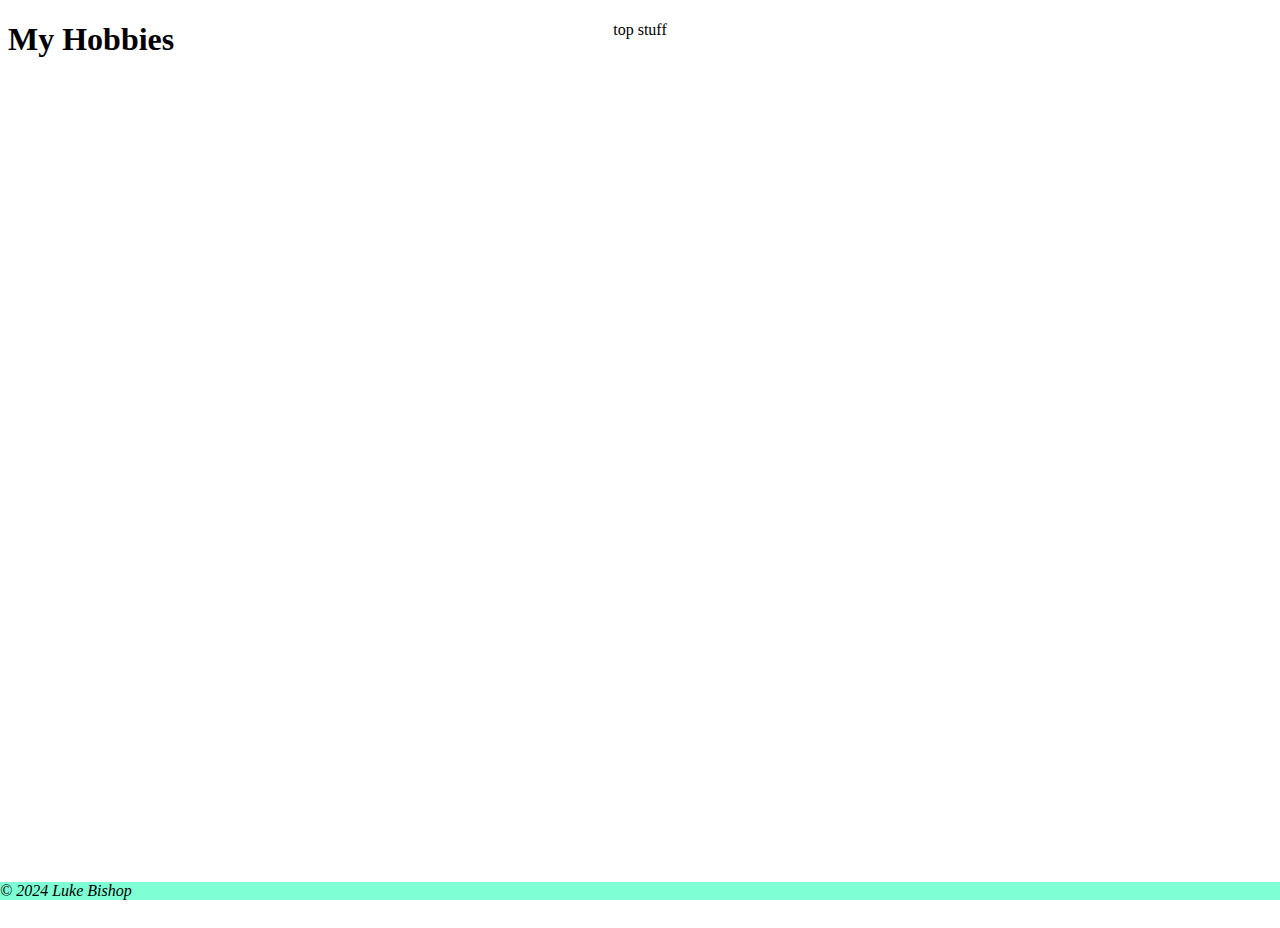
<file: Wellness Project/html/about.html>
<!DOCTYPE html>
<html lang="en">

<head>
    <meta charset="UTF-8">
    <meta name="viewport" content="width=<device-width>, initial-scale=1.0">
    <title>about</title>
    <link rel="stylesheet" href="../css/divstyles.css">
</head>

<body>
    <div class="common top">top stuff</div>
    <h1>My Hobbies</h1>
    
    <div class="common content">
        <div class=<div class='tableauPlaceholder' id='viz1712173174585' style='position: relative'><noscript><a
                    href='#'><img alt='ConsultConsult_AntOnAnts '
                        src='https:&#47;&#47;public.tableau.com&#47;static&#47;images&#47;Co&#47;ConsultConsult_AntonAnts&#47;ConsultConsult_AntOnAnts&#47;1_rss.png'
                        style='border: none' /></a></noscript><object class='tableauViz' style='display:none;'>
                <param name='host_url' value='https%3A%2F%2Fpublic.tableau.com%2F' />
                <param name='embed_code_version' value='3' />
                <param name='site_root' value='' />
                <param name='name' value='ConsultConsult_AntonAnts&#47;ConsultConsult_AntOnAnts' />
                <param name='tabs' value='no' />
                <param name='toolbar' value='yes' />
                <param name='static_image'
                    value='https:&#47;&#47;public.tableau.com&#47;static&#47;images&#47;Co&#47;ConsultConsult_AntonAnts&#47;ConsultConsult_AntOnAnts&#47;1.png' />
                <param name='animate_transition' value='yes' />
                <param name='display_static_image' value='yes' />
                <param name='display_spinner' value='yes' />
                <param name='display_overlay' value='yes' />
                <param name='display_count' value='yes' />
                <param name='language' value='en-US' />
            </object></div>
        <script
            type='text/javascript'>                    var divElement = document.getElementById('viz1712173174585'); var vizElement = divElement.getElementsByTagName('object')[0]; vizElement.style.width = '1000px'; vizElement.style.height = '827px'; var scriptElement = document.createElement('script'); scriptElement.src = 'https://public.tableau.com/javascripts/api/viz_v1.js'; vizElement.parentNode.insertBefore(scriptElement, vizElement);                </script>
        <div class="common bottom">&copy; 2024 Luke Bishop</div>
        <div class="nav">
            <a href="../index.html.real.html"></a>
            <a href="resume.html"></a>
        </div>
</body>

</html>
</file>
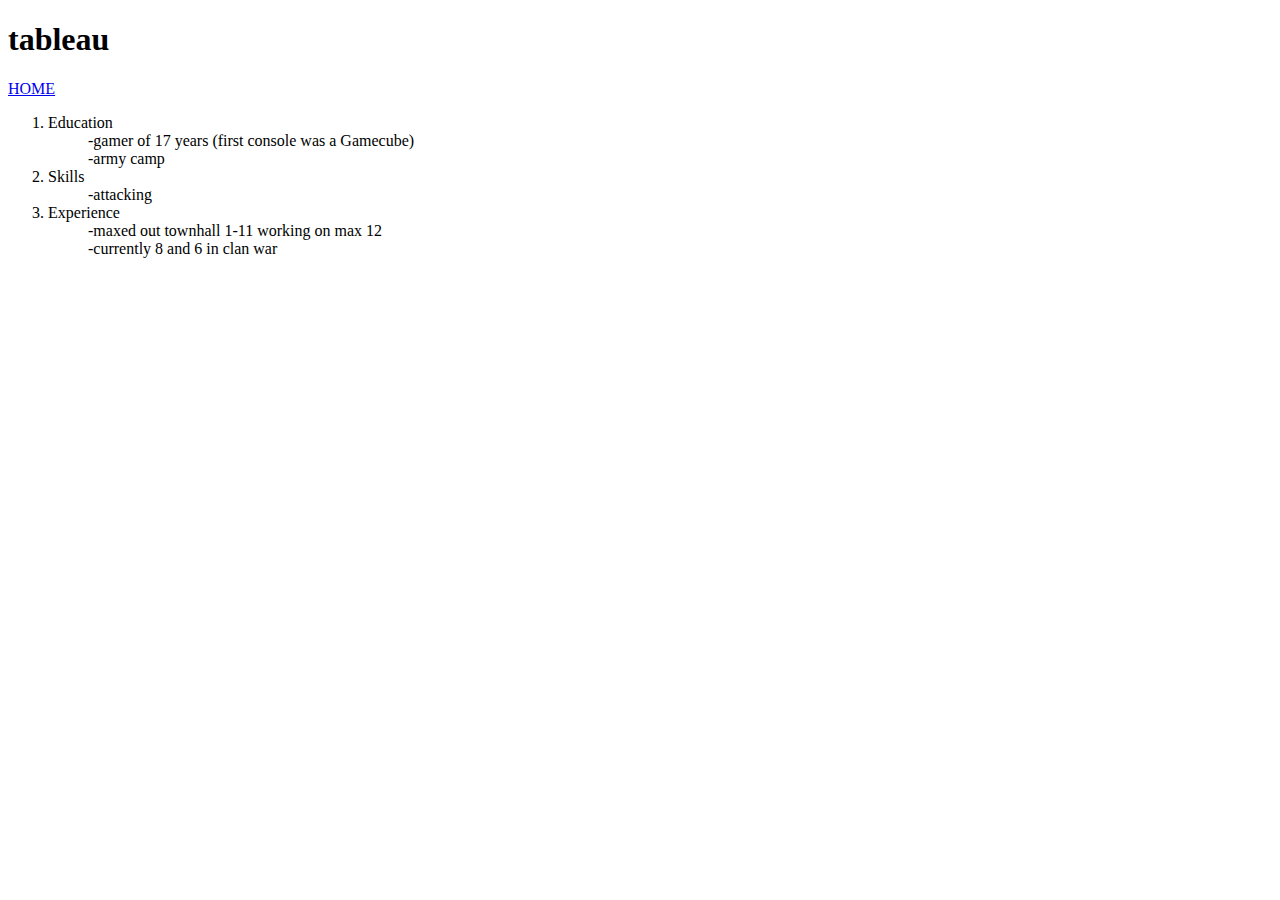
<file: Wellness Project/html/resume.html>
<!DOCTYPE html>

<html lang="en">
    
<head>
    <meta charset="UTF-8">
    <meta name="viewport" content="width=device-width, initial-scale=1.0">
    <title>tableau</title>
    <link rel="stylesheet" href="/css/mystyles.css"> <!--this is how you link your styling over-->
<style>
    body{
        background-image: urlhttps://encrypted-tbn0.gstatic.com/images?q=tbn:ANd9GcS9UM7DVw9bft5OinY6HUUhroOifHHnWQcTNQ&s)
    }
</style>
</head>

<h1>tableau</h1>
<a href="../index.html.real.html">HOME</a>
<br>

<body>

    <div class='tableauPlaceholder' id='viz1713488297999' style='position: relative'><noscript><a href='#'><img alt='Dashboard 1 ' src='https:&#47;&#47;public.tableau.com&#47;static&#47;images&#47;XS&#47;XSXZYQ7TQ&#47;1_rss.png' style='border: none' /></a></noscript><object class='tableauViz'  style='display:none;'><param name='host_url' value='https%3A%2F%2Fpublic.tableau.com%2F' /> <param name='embed_code_version' value='3' /> <param name='path' value='shared&#47;XSXZYQ7TQ' /> <param name='toolbar' value='yes' /><param name='static_image' value='https:&#47;&#47;public.tableau.com&#47;static&#47;images&#47;XS&#47;XSXZYQ7TQ&#47;1.png' /> <param name='animate_transition' value='yes' /><param name='display_static_image' value='yes' /><param name='display_spinner' value='yes' /><param name='display_overlay' value='yes' /><param name='display_count' value='yes' /><param name='language' value='en-US' /></object></div>                <script type='text/javascript'>                    var divElement = document.getElementById('viz1713488297999');                    var vizElement = divElement.getElementsByTagName('object')[0];                    vizElement.style.width='1000px';vizElement.style.height='2527px';                    var scriptElement = document.createElement('script');                    scriptElement.src = 'https://public.tableau.com/javascripts/api/viz_v1.js';                    vizElement.parentNode.insertBefore(scriptElement, vizElement);                </script>
    <ol>
        <li>Education</li>
            <ul>-gamer of 17 years (first console was a Gamecube)</ul> <!---this is a bullet point list-->
            <ul>-army camp</ul>

        <li>Skills</li>
            <ul>-attacking</ul>
            
        <li>Experience</li>
            <ul>-maxed out townhall 1-11 working on max 12</ul>
            <ul>-currently 8 and 6 in clan war</ul>
    </ol> <!---this is an ordered list, with sub line items, "li enter"-->

</body>

</html>
</file>
<file: css/mystyles.css>
body{
    font-family: cursive;
}
.site-heading-lower{
    font-family: cursive;
}
.mb-3{
    font-family: cursive;
    color: rgb(246, 252, 246) !important;
}
.notyellow{
    color: black !important;
}
.intro-text{
    box-shadow: 15px 15px 20px rgba(0, 0, 0,0.5);
}
</file>
<file: Wellness Project/css/divstyles.css>
/*positioning styles*/
.common{
    position: absolute;
    /*border: 5px solid black;
    background-color: blanchedalmond;*/
    
}
.bottom{
    position: fixed;
    bottom: 0px;
    left: 0px;
    right: 0px;
    font-style: italic;
    font-style: small;
    background-color: aquamarine;
    z-index: 1;
}
.top{
    top: opx;
    left: 0px;
    right: 0px;
    text-align: center;
    z-index: 1;

}
.content{
    top: 28px;
    left: 0px;
    right: 0px;
    height: 100%;
}
.nav{
    position: relative;
    float: right;
    
}
</file>
